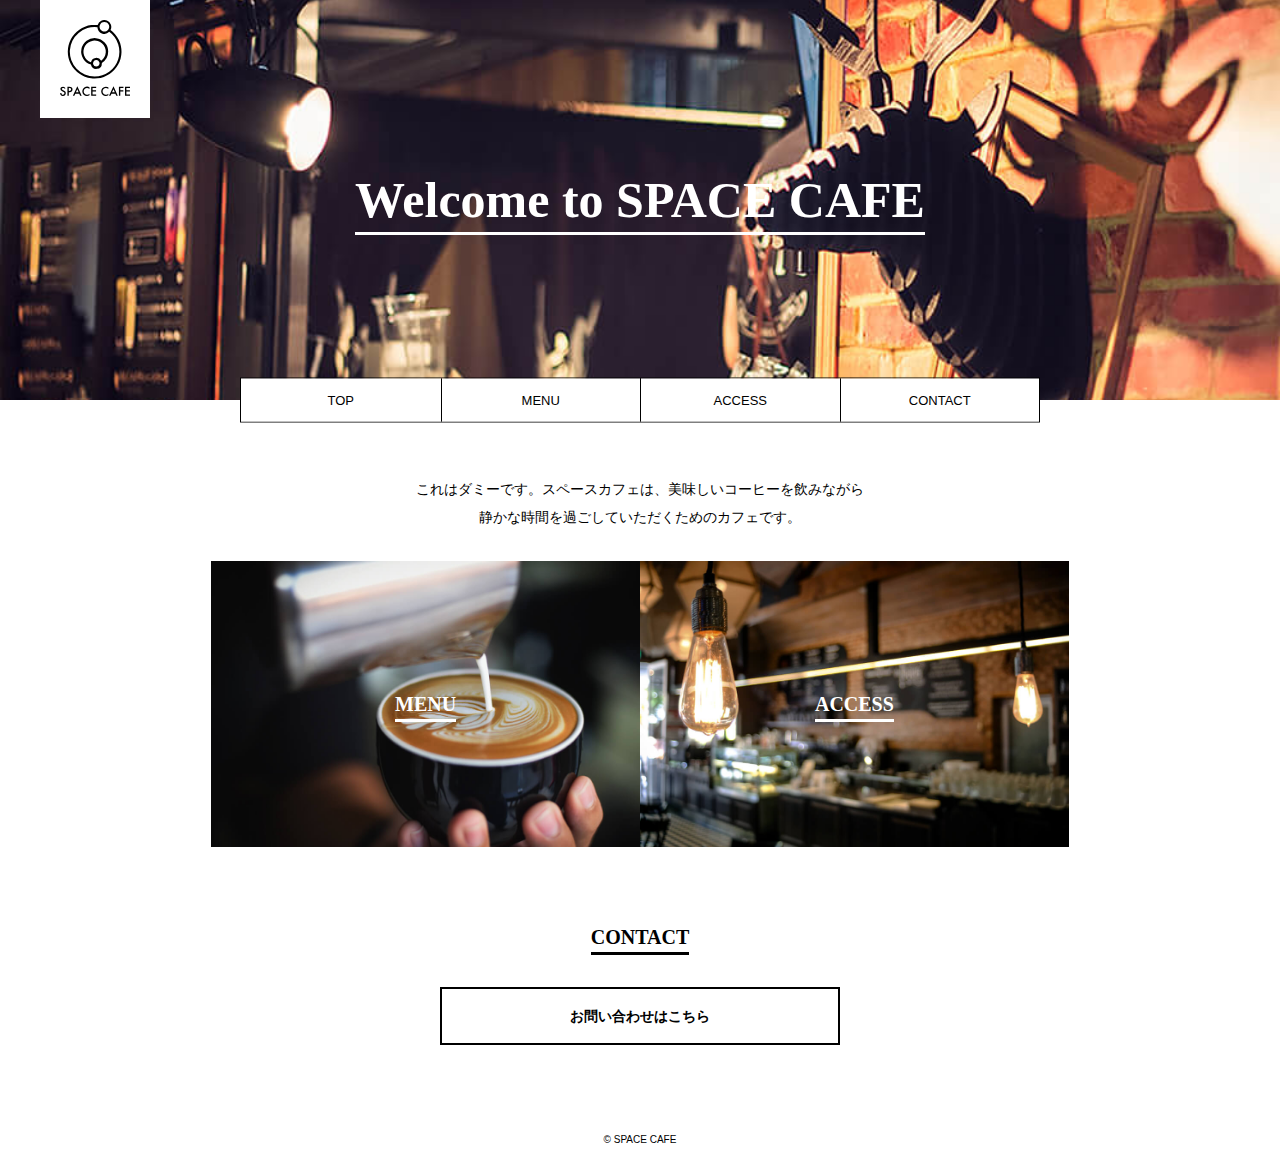
<file: index.html>
<!DOCTYPE html>
<html lang="ja">
<head>
<meta charset="utf-8">
<meta http-equiv="X-UA-Compatible" content="IE=edge">
<meta name="viewport" content="width=device-width,
user-scalable=yes,initial-scale=1.0">
<title>SPACE CAFE</title>
<link rel="shortcut icon" href="assets/img/common/favicon.ico">
<link rel="apple-touch-icon" href="assets/img/common/apple-touch-icon.png">
<link rel="stylesheet" href="assets/css/reset.css">
<link rel="stylesheet" href="assets/css/common.css">
<link rel="stylesheet" href="assets/css/top.css">
</head>
<body>
    <header class="header">
      <h1 class="logo"><img src="assets/img/common/logo.svg" alt="ロゴ"></h1>
      <div class="catch-copy"><span>Welcome to SPACE CAFE</span></div>
    </header>
    <nav class="globalnav">
      <ul class="globalnav-list">
        <li><a href="index.html">TOP</a></li>
        <li><a href="menu/index.html">MENU</a></li>
        <li><a href="access/index.html">ACCESS</a></li>
        <li><a href="contact/index.html">CONTACT</a></li>
      </ul>
    </nav>
    <main class="main">
      <div class="wrapper">
        <div class="lead">
          これはダミーです。スペースカフェは、美味しいコーヒーを飲みながら<br>
          静かな時間を過ごしていただくためのカフェです。
        </div>
        <div class="img-link-wrap">
          <section class="img-link">
            <a href="menu/index.html">
              <img src="assets/img/top/bg_menu.jpg" alt="メニュー画像">
              <h2 class="heading02"><span>MENU</span></h2>
            </a>
          </section>
          <section class="img-link">
            <a href="access/index.html">
              <img src="assets/img/top/bg_access.jpg" alt="アクセス画像">
              <h2 class="heading02"><span>ACCESS</span></h2>
            </a>
          </section>
        </div><!--img-link-wrap-->
        <section>
          <h2 CLASS="heading02 heading02-contact"><span>CONTACT</span></h2>
          <a href="contact/index.html" class="btn">お問い合わせはこちら</a>
        </section>
      </div><!--wrapper-->
    </main>
    <footer class="footer">
      <p class="copy"><small>&copy; SPACE CAFE</small></p>
    </footer>
</body>
</html>
</file>
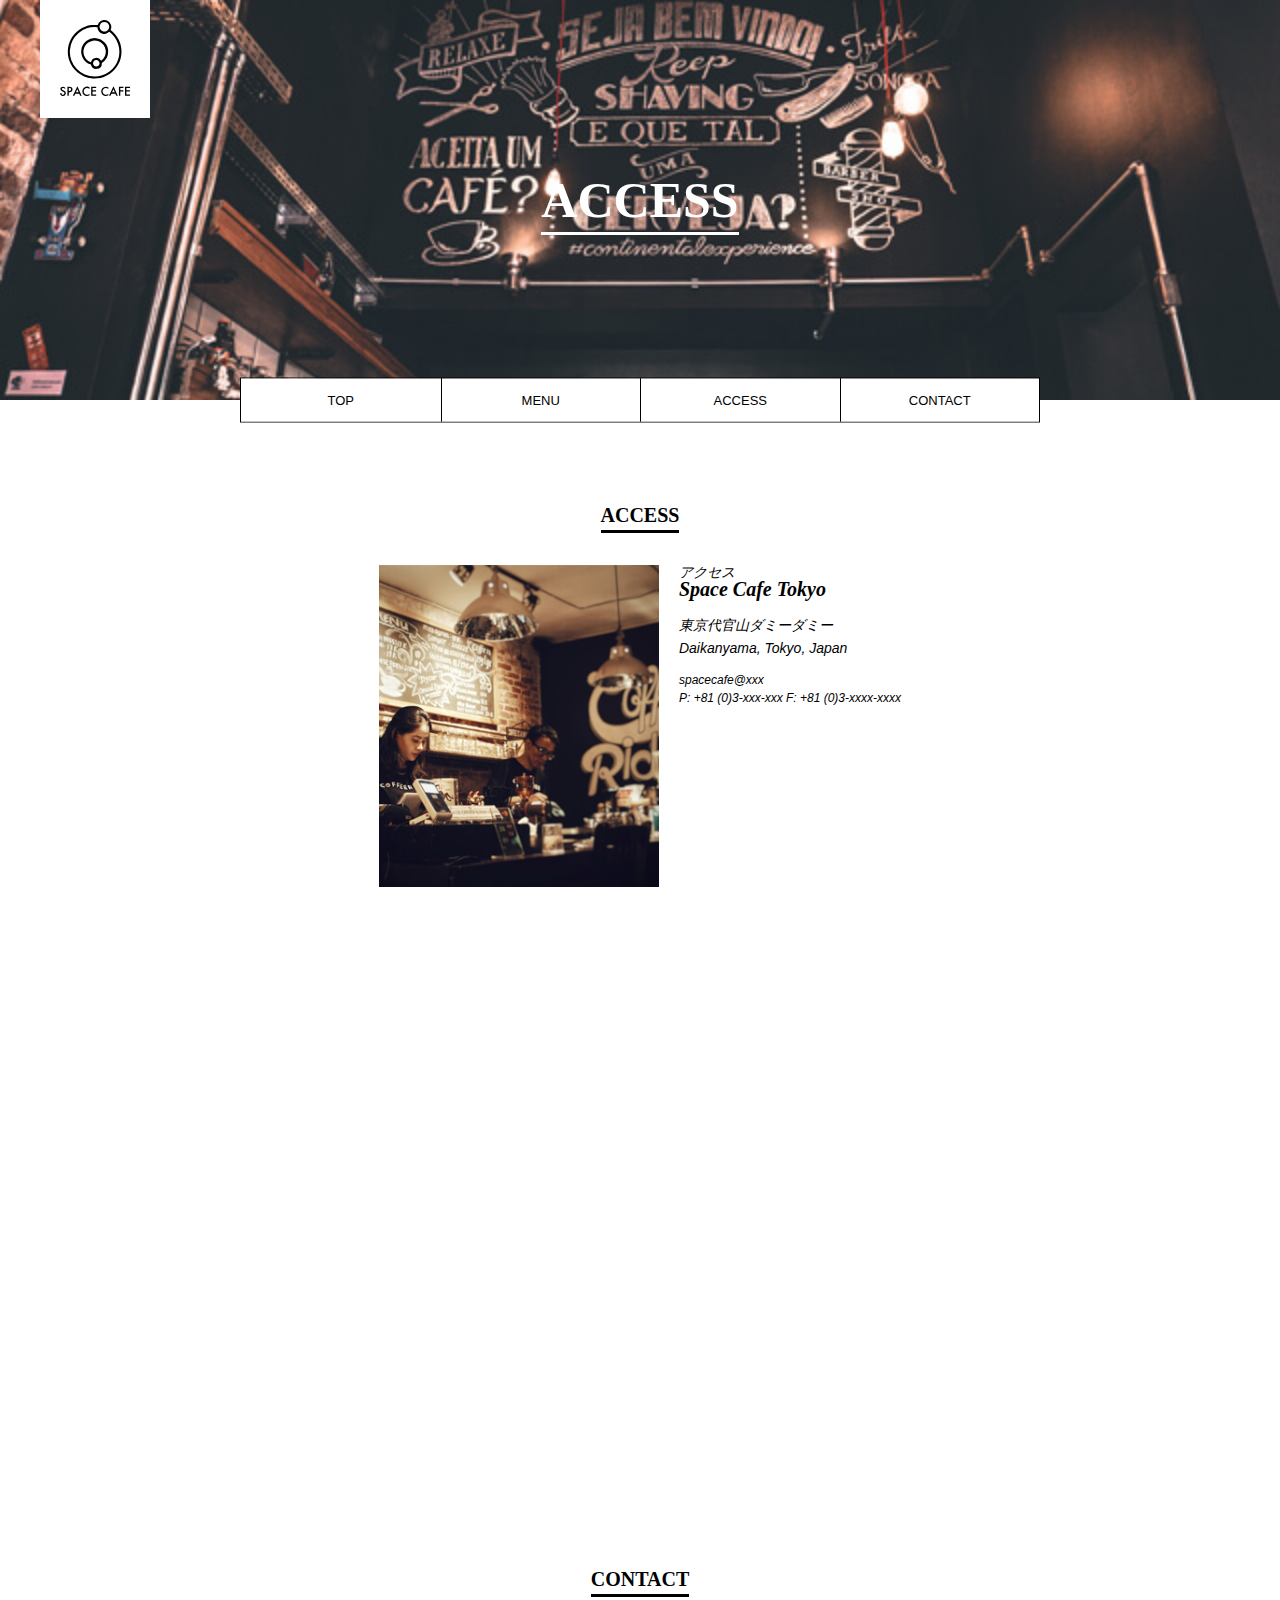
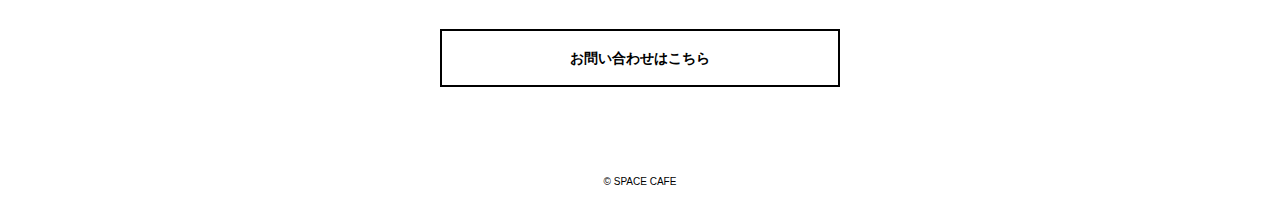
<file: access/index.html>
<!DOCTYPE html>
<html lang="ja">
<head>
<meta charset="utf-8">
<meta http-equiv="X-UA-Compatible" content="IE=edge">
<meta name="viewport" content="width=device-width,
user-scalable=yes,initial-scale=1.0">
<title>アクセスページ | SPACE CAFE</title>
<link rel="shortcut icon" href="../assets/img/common/favicon.ico">
<link rel="apple-touch-icon" href="../assets/img/common/apple-touch-icon.png">
<link rel="stylesheet" href="../assets/css/reset.css">
<link rel="stylesheet" href="../assets/css/common.css">
<link rel="stylesheet" href="../assets/css/access.css">
</head>
<body>
    <header class="header header-access">
      <h1 class="logo"><img src="../assets/img/common/logo.svg" alt="ロゴ"></h1>
      <div class="catch-copy"><span>ACCESS</span></div>
    </header>
    <nav class="globalnav">
      <ul class="globalnav-list">
        <li><a href="../index.html">TOP</a></li>
        <li><a href="../menu/index.html">MENU</a></li>
        <li><a href="index.html">ACCESS</a></li>
        <li><a href="../contact/index.html">CONTACT</a></li>
      </ul>
    </nav>
    <main class="main">
      <div class="wrapper">
        <section class="section-access">
          <h2 class="heading02"><span>ACCESS</span></h2>
          <div class="access-block">
          <div class="access-img"><img src="../assets/img/access/img_access.jpg" alt="店内風景"></div>
          <address class="address">
            <dl>
              <dt>アクセス</dt>
              <dd class="access-desc">
                <div class="access-name">Space Cafe Tokyo</div>
                <div class="address">
                  <div class="address-text">
                    東京代官山ダミーダミー<br>
                    Daikanyama, Tokyo, Japan
                  </div>
                  <div class="address-contact">
                    spacecafe@xxx<br>
                    P: +81 (0)3-xxx-xxx F: +81 (0)3-xxxx-xxxx
                  </div>
                </div>
              </dd><!--desc-->
            </dl>
          </address>
          </div><!--access-block-->
          <div class="map">
            <iframe src="https://www.google.com/maps/embed?pb=!1m18!1m12!1m3!1d3242.173698553655!2d139.70057307578617!3d35.648091872597945!2m3!1f0!2f0!3f0!3m2!1i1024!2i768!4f13.1!3m3!1m2!1s0x60188b45c788b9cd%3A0x50f941ce0d71f4f8!2z5Luj5a6Y5bGx6aeF!5e0!3m2!1sja!2sjp!4v1717680384799!5m2!1sja!2sjp" width="600" height="450" style="border:0;" allowfullscreen="" loading="lazy" referrerpolicy="no-referrer-when-downgrade"></iframe>
          </div>
        </section>
        <section>
          <h2 CLASS="heading02 heading02-contact"><span>CONTACT</span></h2>
          <a href="../contact/index.html" class="btn">お問い合わせはこちら</a>
        </section>
      </div><!--wrapper-->
    </main>
    <footer class="footer">
      <p class="copy"><small>&copy; SPACE CAFE</small></p>
    </footer>
</body>
</html>
</file>
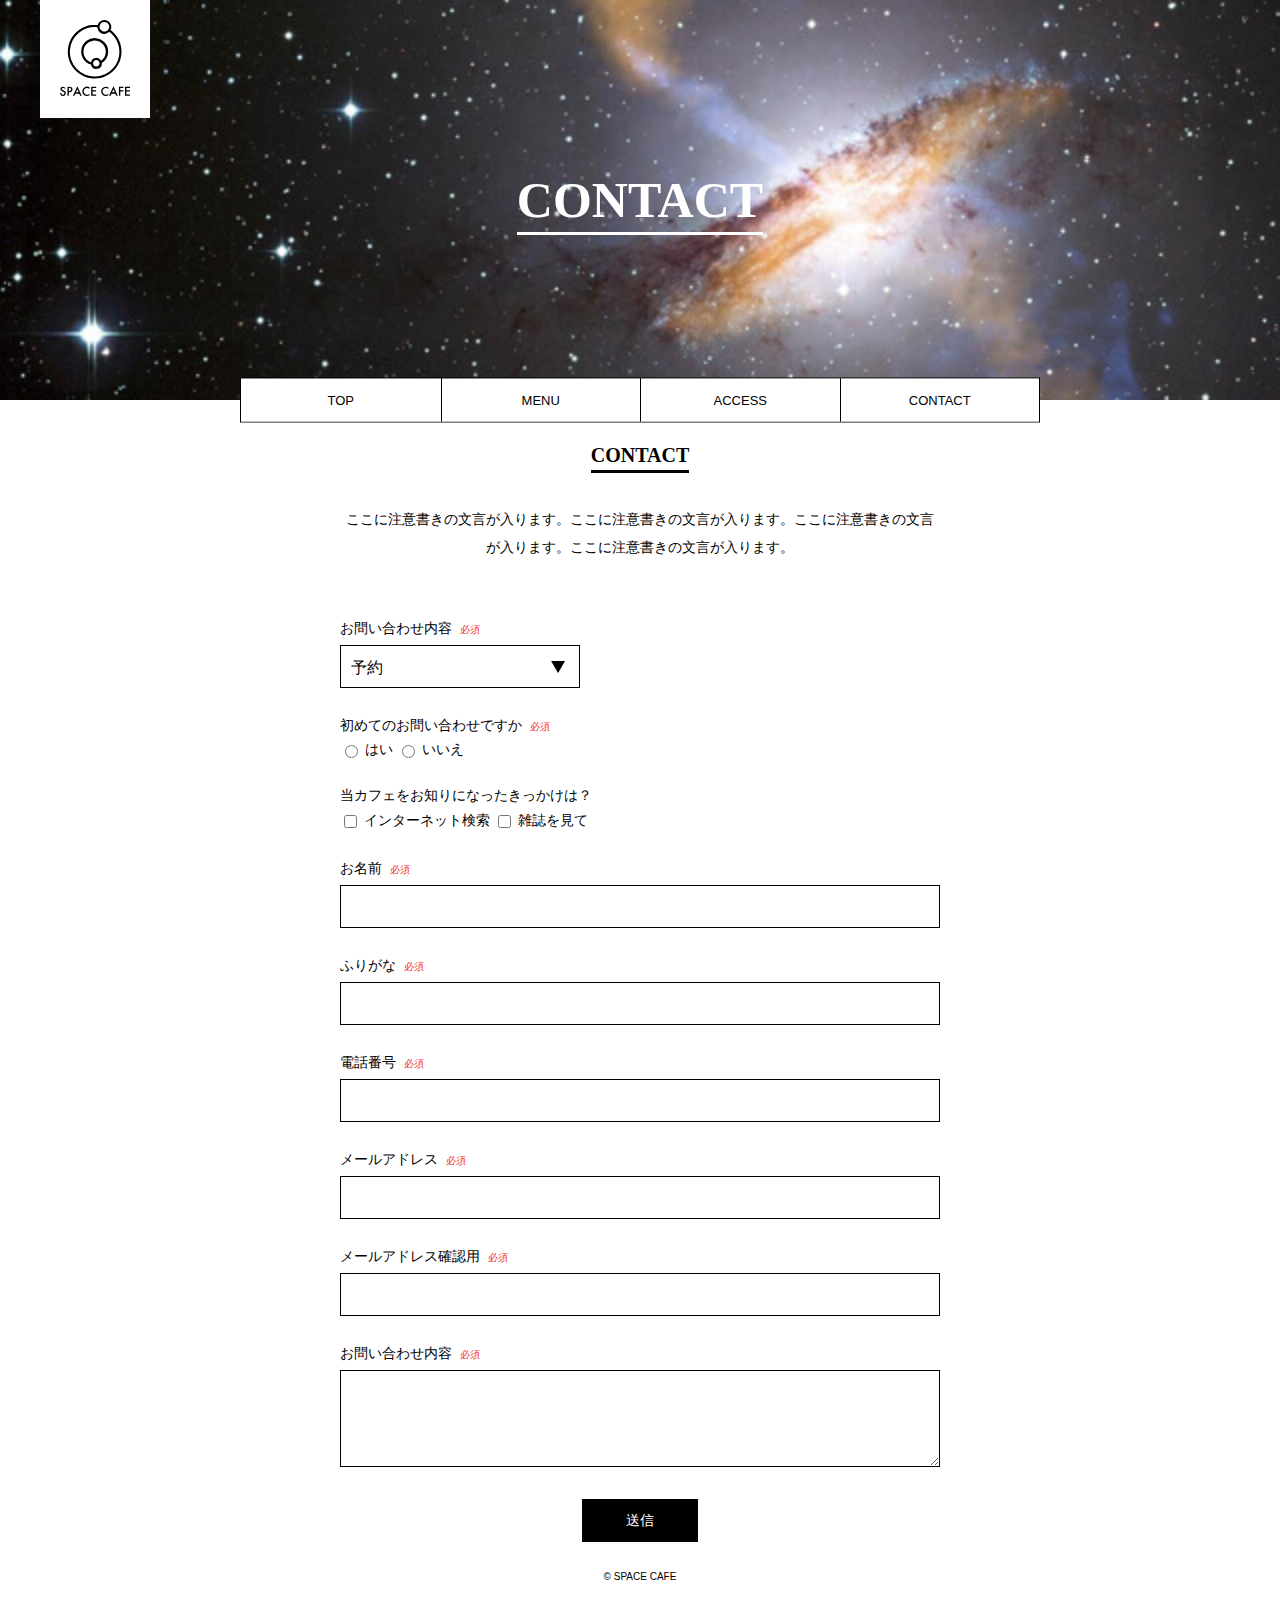
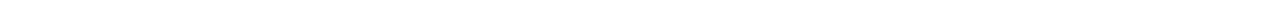
<file: contact/index.html>
<!DOCTYPE html>
<html lang="ja">
<head>
<meta charset="utf-8">
<meta http-equiv="X-UA-Compatible" content="IE=edge">
<meta name="viewport" content="width=device-width,
user-scalable=yes,initial-scale=1.0">
<title>お問い合わせ | SPACE CAFE</title>
<link rel="shortcut icon" href="../assets/img/common/favicon.ico">
<link rel="apple-touch-icon" href="../assets/img/common/apple-touch-icon.png">
<link rel="stylesheet" href="../assets/css/reset.css">
<link rel="stylesheet" href="../assets/css/common.css">
<link rel="stylesheet" href="../assets/css/contact.css">
</head>
<body>
    <header class="header header-contact">
      <h1 class="logo"><img src="../assets/img/common/logo.svg" alt="ロゴ"></h1>
      <div class="catch-copy"><span>CONTACT</span></div>
    </header>
    <nav class="globalnav">
      <ul class="globalnav-list">
        <li><a href="../index.html">TOP</a></li>
        <li><a href="../menu/index.html">MENU</a></li>
        <li><a href="../access/index.html">ACCESS</a></li>
        <li><a href="index.html">CONTACT</a></li>
      </ul>
    </nav>
    <main class="main">
      <div class="wrapper">
        <secvtion class="section-contact">
          <h2 class="heading02"><span>CONTACT</span></h2>
          <div class="lead">
            ここに注意書きの文言が入ります。ここに注意書きの文言が入ります。ここに注意書きの文言が入ります。ここに注意書きの文言が入ります。
          </div>
          <form action="#" class="form">
            <fieldset class="form-block">
              <legend class="form-title">お問い合わせ内容<span class="must">必須</span></legend>
              <div class="form-input">
                <div class="selectbox-wrap">
                  <select class="select" name="select">
                    <option value="予約">予約</option>
                    <option value="その他のお問い合わせ">その他のお問い合わせ</option>
                  </select>
                </div>
              </div>
            </fieldset>
            <fieldset class="form-block">
              <legend class="form-title">初めてのお問い合わせですか<span class="must">必須</span></legend>
              <div class="form-input">
                <input type="radio" name="radio" id="radio1" value="1" cheked>
                <label for="radio1">はい</label>
                <input type="radio" name="radio" id="radio2" value="2">
                <label for="radio2">いいえ</label>
              </div>
            </fieldset>
            <fieldset class="form-block">
              <legend class="form-title">当カフェをお知りになったきっかけは？</legend>
              <div class="form-input">
                <input type="checkbox" name="checkbox" id="checkbox1" value="1" cheked>
                <label for="checkbox1">インターネット検索</label>
                <input type="checkbox" name="checkbox" id="checkbox2" value="2">
                <label for="checkbox2">雑誌を見て</label>
              </div>
            </fieldset>
            <fieldset class="form-block">
              <legend class="form-title">お名前<span class="must">必須</span></legend>
              <div class="form-input"><input type="text" class="input-text"></div>
            </fieldset>
            <fieldset class="form-block">
              <legend class="form-title">ふりがな<span class="must">必須</span></legend>
              <div class="form-input"><input type="text" class="input-text"></div>
            </fieldset>
            <fieldset class="form-block">
              <legend class="form-title">電話番号<span class="must">必須</span></legend>
              <div class="form-input"><input type="text" class="input-text"></div>
            </fieldset>
            <fieldset class="form-block">
              <legend class="form-title">メールアドレス<span class="must">必須</span></legend>
              <div class="form-input"><input type="text" class="input-text"></div>
            </fieldset>
            <fieldset class="form-block">
              <legend class="form-title">メールアドレス確認用<span class="must">必須</span></legend>
              <div class="form-input"><input type="text" class="input-text"></div>
            </fieldset>
            <fieldset class="form-block">
              <legend class="form-title">お問い合わせ内容<span class="must">必須</span></legend>
              <div class="form-input"><textarea class="textarea"></textarea></div>
            </fieldset>
            <button class="submit-btn">送信</button>
          </form>
        </secvtion>
      </div><!--wrapper-->
    </main>
    <footer class="footer">
      <p class="copy"><small>&copy; SPACE CAFE</small></p>
    </footer>
</body>
</html>
</file>
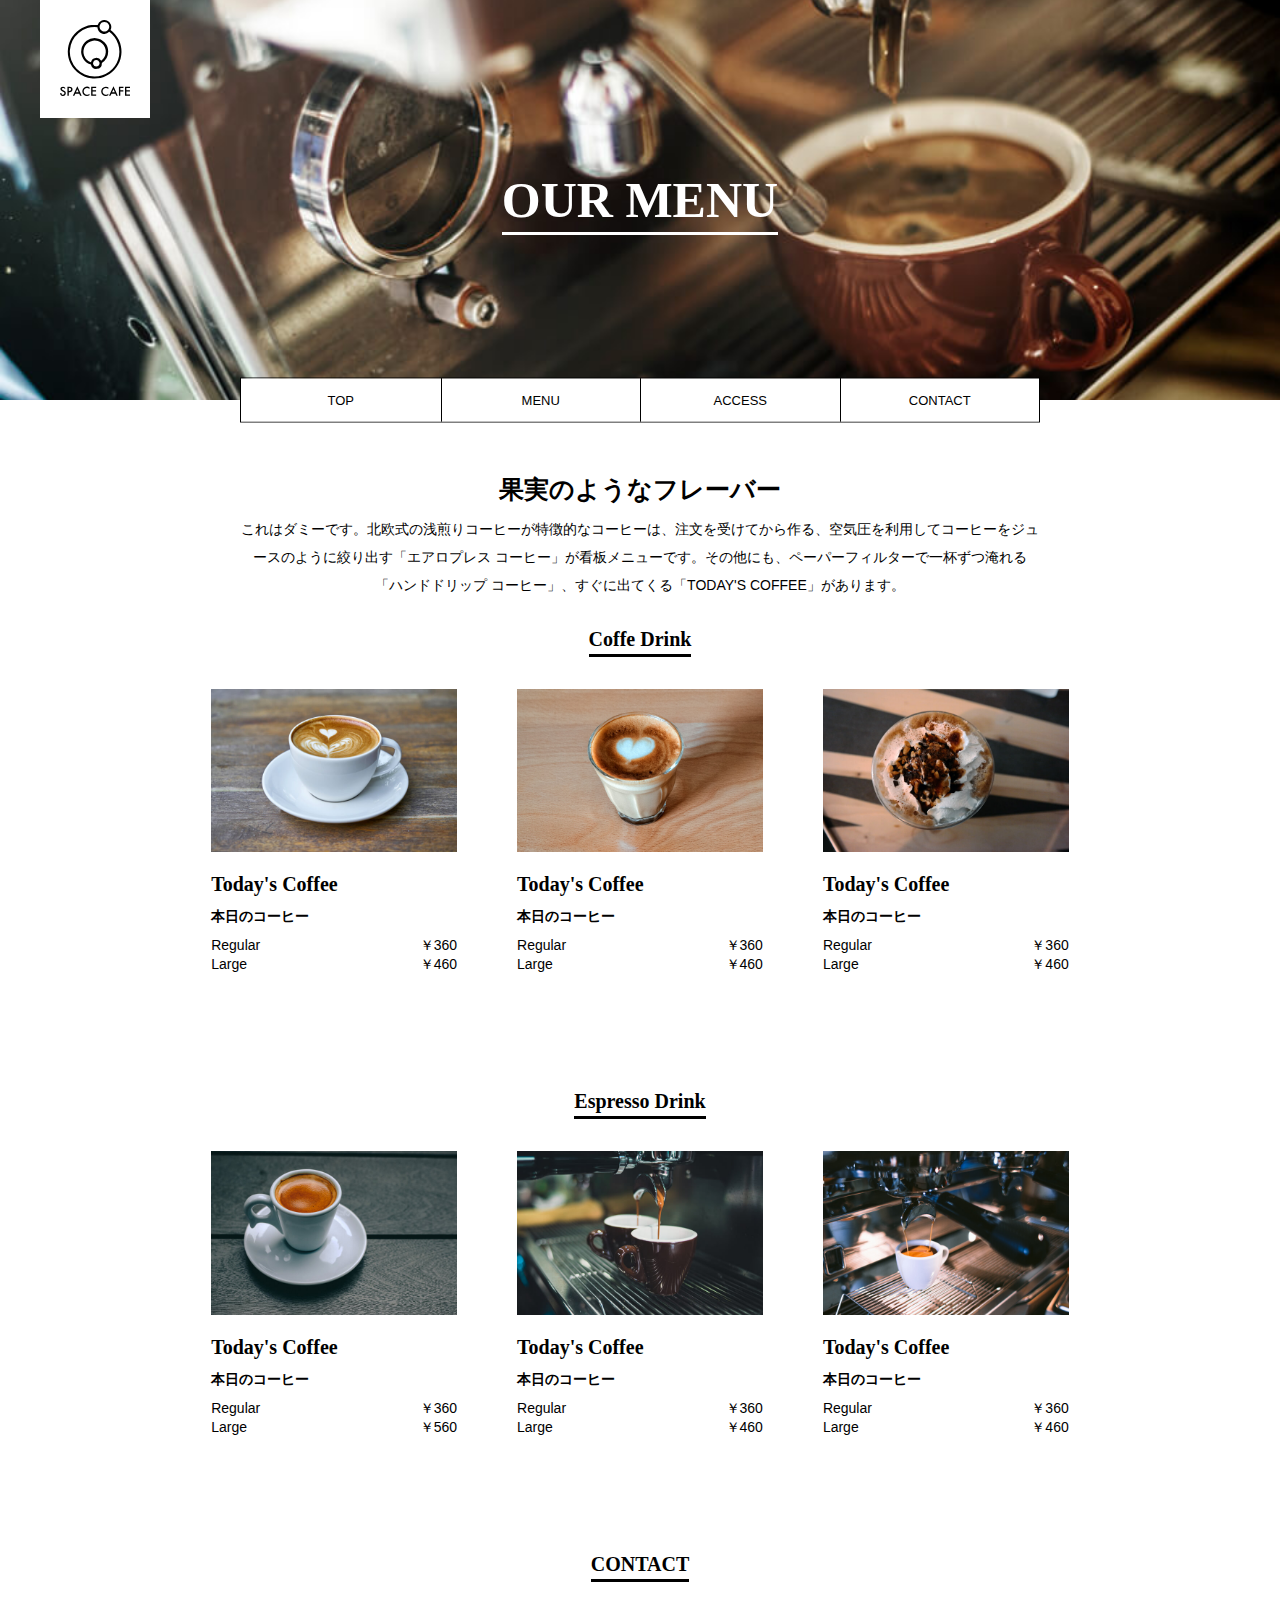
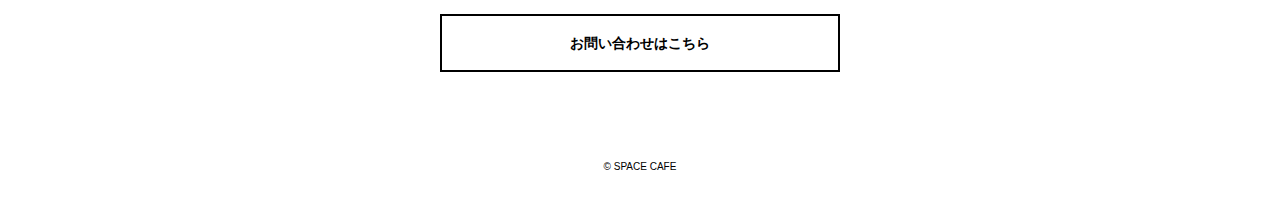
<file: menu/index.html>
<!DOCTYPE html>
<html lang="ja">
<head>
<meta charset="utf-8">
<meta http-equiv="X-UA-Compatible" content="IE=edge">
<meta name="viewport" content="width=device-width,
user-scalable=yes,initial-scale=1.0">
<title>メニューページ | SPACE CAFE</title>
<link rel="shortcut icon" href="../assets/img/common/favicon.ico">
<link rel="apple-touch-icon" href="../assets/img/common/apple-touch-icon.png">
<link rel="stylesheet" href="../assets/css/reset.css">
<link rel="stylesheet" href="../assets/css/common.css">
<link rel="stylesheet" href="../assets/css/menu.css">
</head>
<body>
    <header class="header header-menu">
      <h1 class="logo"><img src="../assets/img/common/logo.svg" alt="ロゴ"></h1>
      <div class="catch-copy"><span>OUR MENU</span></div>
    </header>
    <nav class="globalnav">
      <ul class="globalnav-list">
        <li><a href="../index.html">TOP</a></li>
        <li><a href="index.html">MENU</a></li>
        <li><a href="../access/index.html">ACCESS</a></li>
        <li><a href="../contact/index.html">CONTACT</a></li>
      </ul>
    </nav>
    <main class="main">
      <div class="wrapper">
        <div class="lead">
          <div class="lead-title">果実のようなフレーバー</div>
          これはダミーです。北欧式の浅煎りコーヒーが特徴的なコーヒーは、注文を受けてから作る、空気圧を利用してコーヒーをジュースのように絞り出す「エアロプレス コーヒー」が看板メニューです。その他にも、ペーパーフィルターで一杯ずつ淹れる「ハンドドリップ コーヒー」、すぐに出てくる「TODAY'S COFFEE」があります。
        </div>
      <section class="menu-category">
        <h2 class="heading02 heading02--menu"><span>Coffe Drink</span></h2>
        <ul class="menu-wrap">
          <li class="menu">
            <div class="menu-img"><img src="../assets/img/menu/menu_coffee01.jpg" alt=""></div>
            <div class="menu-name-en">Today's Coffee</div>
            <p class="menu-name-ja">本日のコーヒー</p>
            <div class="menu-price">
              <span>Regular</span>
              <span>￥360</span>
            </div>
            <div class="menu-price">
              <span>Large</span>
              <span>￥460</span>
            </div>
          </li><!--menu-->
          <li class="menu">
            <div class="menu-img"><img src="../assets/img/menu/menu_coffee02.jpg" alt=""></div>
            <div class="menu-name-en">Today's Coffee</div>
            <p class="menu-name-ja">本日のコーヒー</p>
            <div class="menu-price">
              <span>Regular</span>
              <span>￥360</span>
            </div>
            <div class="menu-price">
              <span>Large</span>
              <span>￥460</span>
            </div>
          </li><!--menu-->
          <li class="menu">
            <div class="menu-img"><img src="../assets/img/menu/menu_coffee03.jpg" alt=""></div>
            <div class="menu-name-en">Today's Coffee</div>
            <p class="menu-name-ja">本日のコーヒー</p>
            <div class="menu-price">
              <span>Regular</span>
              <span>￥360</span>
            </div>
            <div class="menu-price">
              <span>Large</span>
              <span>￥460</span>
            </div>
          </li><!--menu-->
        </ul>
        </section><!--menu-category-->
        <section class="menu-category">
          <h2 class="heading02 heading02--menu"><span>Espresso Drink</span></h2>
          <ul class="menu-wrap">
            <li class="menu">
              <div class="menu-img"><img src="../assets/img/menu/menu_coffee04.jpg" alt=""></div>
              <div class="menu-name-en">Today's Coffee</div>
              <p class="menu-name-ja">本日のコーヒー</p>
              <div class="menu-price">
                <span>Regular</span>
                <span>￥360</span>
              </div>
              <div class="menu-price">
                <span>Large</span>
                <span>￥560</span>
              </div>
            </li><!--menu-->
            <li class="menu">
              <div class="menu-img"><img src="../assets/img/menu/menu_coffee05.jpg" alt=""></div>
              <div class="menu-name-en">Today's Coffee</div>
              <p class="menu-name-ja">本日のコーヒー</p>
              <div class="menu-price">
                <span>Regular</span>
                <span>￥360</span>
              </div>
              <div class="menu-price">
                <span>Large</span>
                <span>￥460</span>
              </div>
            </li><!--menu-->
            <li class="menu">
              <div class="menu-img"><img src="../assets/img/menu/menu_coffee06.jpg" alt=""></div>
              <div class="menu-name-en">Today's Coffee</div>
              <p class="menu-name-ja">本日のコーヒー</p>
              <div class="menu-price">
                <span>Regular</span>
                <span>￥360</span>
              </div>
              <div class="menu-price">
                <span>Large</span>
                <span>￥460</span>
              </div>
            </li><!--menu-->
          </ul>
        </section><!--menu-category-->
        <section>
          <h2 CLASS="heading02 heading02-contact"><span>CONTACT</span></h2>
          <a href="../contact/index.html" class="btn">お問い合わせはこちら</a>
        </section>
      </div><!--wrapper-->
    </main>
    <footer class="footer">
      <p class="copy"><small>&copy; SPACE CAFE</small></p>
    </footer>
</body>
</html>
</file>
<file: assets/css/common.css>
@charset "UTF-8";
.header {
    position: relative;
    width: 100%;
    height: 0;
    padding-bottom: 100%;
    background: url(../img/top/hero_top.jpg) no-repeat center center/cover;
}

@media print, screen and (min-width: 768px) {
    .header {
        height: 400px;
        padding-bottom: 0;
    }
}

.logo{
    width: 60px;
    padding: 10px;
    background: #fff;
    position: absolute;
    top: 0;
    left: 20px;
}

@media print, screen and (min-width: 768px) {
    .logo {
        width: 110px;
        padding: 20px;
        left: 40px;
    }
}

.catch-copy, .page-title {
    text-align: center;
    width: 100%;
    color: #fff;
    font-family: "ヒラギノ明朝 ProN W3", "Hiragino Mincho ProN",
    "HG明朝E", "MS P明朝", "MS 明朝", serif;
    font-size: 6vw;
    font-weight: bold;
    position: absolute;
    top: 50%;
    left: 0;
    -webkit-transform: translate(0,-50%);
    transform: translate(0,-50%);
}

.catch-copy span, .page-title span {
    border-bottom: 3px solid #fff;
    padding-bottom: 4px;
}

@media print, screen and (min-width: 768px) {
    .catch-copy, .page-title {
        font-size: 50px;
    }
}

.heading02 {
    text-align: center;
    font-size: 16px;
    font-weight: bold;
    color: #000;
    font-family: "ヒラギノ明朝 ProN W3", "Hiragino Mincho ProN",
    "HG明朝E", "MS P明朝", "MS 明朝", serif;
    margin-bottom: 20px;
}

@media print, screen and (min-width: 768px) {
    .heading02 {
        font-size: 20px;
        margin-bottom: 40px;
    }
}

.heading02 span {
    border-bottom: 3px solid #000;
    padding-bottom: 4px;
}

.lead {
    font-size: 14px;
    line-height: 2.0;
}

@media print, screen and (min-width: 768px) {
    .lead {
        width: 800px;
        margin: 0 auto;
        text-align: center;
    }
}

.btn {
    display: block;
    text-align: center;
    width: 200px;
    margin: 0 auto 60px;
    border: 2px solid #000;
    text-decoration: none;
    padding: 13px 0 12px;
    font-weight: bold;
}

@media print, screen and (min-width: 768px) {
    .btn {
        width: 400px;
        padding: 20px 0;
        font-size: 14px;
    }
}

.footer {
    padding: 15px 10px;
}

@media print, screen and (min-width: 768px) {
    .footer {
        padding: 30px 10px;
    }
}

.copy{
    text-align: center;
    font-size: 1.0rem;
}

.globalnav {
    position: relative;
    padding: 0 10px;
    -webkit-transform: translate(0,-50%);
    transform: translate(0,-50%);
}

.globalnav li {
    display: table-cell;
    text-align: center;
}

.globalnav li:not(:first-child) {
    border-left: 1px solid #000;
}

.globalnav li a {
    font-size: 1.3rem;
    display: block;
    background: #fff;
    text-decoration: none;
    padding: 15px 0;
}

.globalnav li a:hover {
    opacity: 1;
}

@media print, screen and (min-width: 768px) {
    .globalnav li a:hover {
        background: #000;
        color: #fff;
    }
}

.globalnav-list {
    width: 100%;
    max-width: 800px;
    margin: 0 auto;
    display: table;
    table-layout: fixed;
    border: 1px solid #000;
}
</file>
<file: assets/css/top.css>
@charset "UTF-8";
.wrapper {
    max-width: 960px;
    margin: 0 auto;
    padding: 0 4%;
}

.lead{
    padding: 30px 0;
}

.img-link-wrap {
    margin-bottom: 40px;
}


@media print, screen and (min-width: 768px) {
    .img-link-wrap {
        display: -webkit-flex;
        display: -ms-flexbox;
        display: flex;
        margin-bottom: 80px;
    }
    .img-link {
        width: 50%;
    }
}


.img-link a {
    display: block;
    position: relative;
    z-index: 1;
}

.img-link a .heading02 {
    color: #fff;
    z-index: 2;
    position: absolute;
    width: 100%;
    top: 50%;
    left: 0;
    -webkit-transform: translate(0,-50%);
    transform: translate(0.-50%);
    margin-bottom: 0;
}

.img-link a .heading02 span{
    border-color: #fff;
}

.img-link a img {
    display: block;
}
</file>
<file: assets/css/access.css>
@charset "UTF-8";
.header.header-access {
    background: url(../img/access/hero_access.jpg) no-repeat center center/cover;
}

.wrapper {
    max-width: 960px;
    margin: 0 auto;
    padding: 0 4%;
}

.section-access {
    padding: 30px 0 50px;
}

@media print, screen and (min-width: 768px) {
    .section-access {
        padding: 60px 0 100px;
        max-width: 700px;
        margin: 0 auto;
    }
}

.access-img {
    margin-bottom: 15px;
}

@media print, screen and (min-width: 768px) {
    .access-img {
        width: 50%;
        max-width: 300px;
        padding-right: 20px;
    }
}

.address {
    margin-bottom: 20px;
}

.addres dt {
    font-size: 12px;
    margin-bottom: 10px;
}

.access-name {
    font-family: "ヒラギノ明朝 ProN W3", "Hiragino Mincho ProN","HG明朝E", "MS P明朝", "MS 明朝", serif;
    font-size: 20px;
    font-weight: bold;
    margin-bottom: 15px;
}

.address-text {
    font-size: 14px;
    line-height: 1.67;
    margin-bottom: 10px;
}

.address-contact {
    font-size: 12px;
    line-height: 1.5;
}

@media print, screen and (min-width: 768px) {
    .access-block {
        display: -webkit-flex;
        display: -ms-flexbox;
        display: flex;
        justify-content: center;
        margin-bottom: 40px;
    }
}

.map {
    position: relative;
    width: 100%;
    height: 0;
    padding-bottom: 75%;
}

.map iframe {
    width: 100%;
    height: 100%;
    position: absolute;
    top: 0;
    left: 0;
    bottom: 0;
    right: 0;
}
</file>
<file: assets/css/contact.css>
@charset "UTF-8";
.header.header-contact {
    background: url(../img/contact/hero_contact.jpg) no-repeat center center/cover;
}

.wrapper {
    max-width: 960px;
    margin: 0 auto;
    padding: 0 4%;
}

.section-contact {
    padding: 30px 0 50px;
}

@media print, screen and (min-width: 768px) {
    .section-contact {
        padding: 60px 0 100px;
        margin: o auto;
    }
}

.lead {
    margin-bottom: 30px;
}

@media print, screen and (min-width: 768px) {
    .lead {
        margin: 0 auto;
        width: 600px;
        text-align: center;
        margin-bottom: 60px;
    }
}

.select, input[type="text"], textarea {
    -moz-appearance: none;
    -webkit-appearance: none;
    appearance: none;
    width: 100%;
    height: 43px;
    padding: 0 10px;
    border: 1px solid #000;
    border-radius: 0;
    background: #fff;
    font-size: 1.6rem;
    line-height: 43px;
}

.textarea {
    height: 97px;
    line-height: 1.5;
    padding: 10px;
}

.selectbox-wrap {
    position: relative;
    width: 240px;
    height: 43px;
    z-index: 1;
}

.selectbox-wrap::after {
    content: "";
    display: block;
    width: 14px;
    height: 12px;
    background: url(../img/contact/icon_select.png) no-repeat center center/cover;
    position: absolute;
    top: 50%;
    margin-top: -6px;
    right: 15px;
    z-index: 10;
}

.form-block {
    margin-bottom: 25px;
}

@media print, screen and (min-width: 768px) {
    .form-block {
        width: 600px;
        margin: 0 auto 30px;
    }
}

.form-title {
    font-size: 1.4rem;
    margin-bottom: 10px;
}

.form-title span {
    display: inline-block;
    font-size: 1.0rem;
    color: #f32938;
    margin-left: 8px;
}

.submit-btn {
    display: block;
    -moz-appearance: none;
    -webkit-appearance: none;
    appearance: none;
    border: none;
    cursor: pointer;
    padding: 0;
    background: #000;
    color: #fff;
    font-size: 1.4rem;
    width: 116px;
    height: 43px;
    line-height: 43px;
    margin: 0 auto;
}
</file>
<file: assets/css/menu.css>
@charset "UTF-8";
.header.header-menu {
    background: url(../img/menu/hero_menu.jpg) no-repeat center center/cover;
}

.wrapper {
    max-width: 960px;
    margin: 0 auto;
    padding: 0 4%;
}

.lead {
    padding: 30px 0;
}

@media print, screen and (min-width: 768px) {
    .lead {
        width: 800px;
        margin: auto;
        text-align: center;
    }
}

.lead-title {
    font-size: 25px;
    margin-bottom: 10px;
    font-weight: bold;
    line-height: 1.2;
    font-family: "ヒラギノ明朝 ProN W3", "Hiragino Mincho ProN","HG明朝E", "MS P明朝", "MS 明朝", serif;
}

.menu {
    padding: 15px 0;
    border-bottom: 1px solid #eee;
    list-style: none;
}

@media print, screen and (min-width: 768px) {
    .menu-wrap {
        display: -weblit-flex;
        display: -ms-flexbox;
        display: flex;
        -webkit-flex-wrap: wrap;
        -ms-flex-wrap: wrap;
        flex-wrap: wrap;
    }
    .menu {
        width: 33.33%;
        padding: 0 30px;
        margin-bottom: 60px;
        border-bottom: none;
    }
}

.menu-img {
    margin-bottom: 20px;
}

.menu-name-en {
    font-size: 20px;
    font-family: "ヒラギノ明朝 ProN W3", "Hiragino Mincho ProN","HG明朝E", "MS P明朝", "MS 明朝", serif;
    font-weight: bold;
    margin-bottom: 15px;
}

.menu-name-ja {
    font-size: 14pa;
    font-weight: bold;
    margin-bottom: 15px;
}

.menu-price{
    font-size: 14px;
    display: -webkit-flex;
    display: -ms-flexbox;
    display: flex;
    -webkit-justify-content: space-between;
    -ms-flex-pack: justify;
    justify-content: space-between;
}

.menu-price + .menu-price {
    margin-top: 5px;
}

.menu-category {
    margin-bottom: 60px;
}

@media print, screen and (min-width: 768px) {
    .menu-category {
        margin: 0 -30px 60px;
    }
}
</file>
